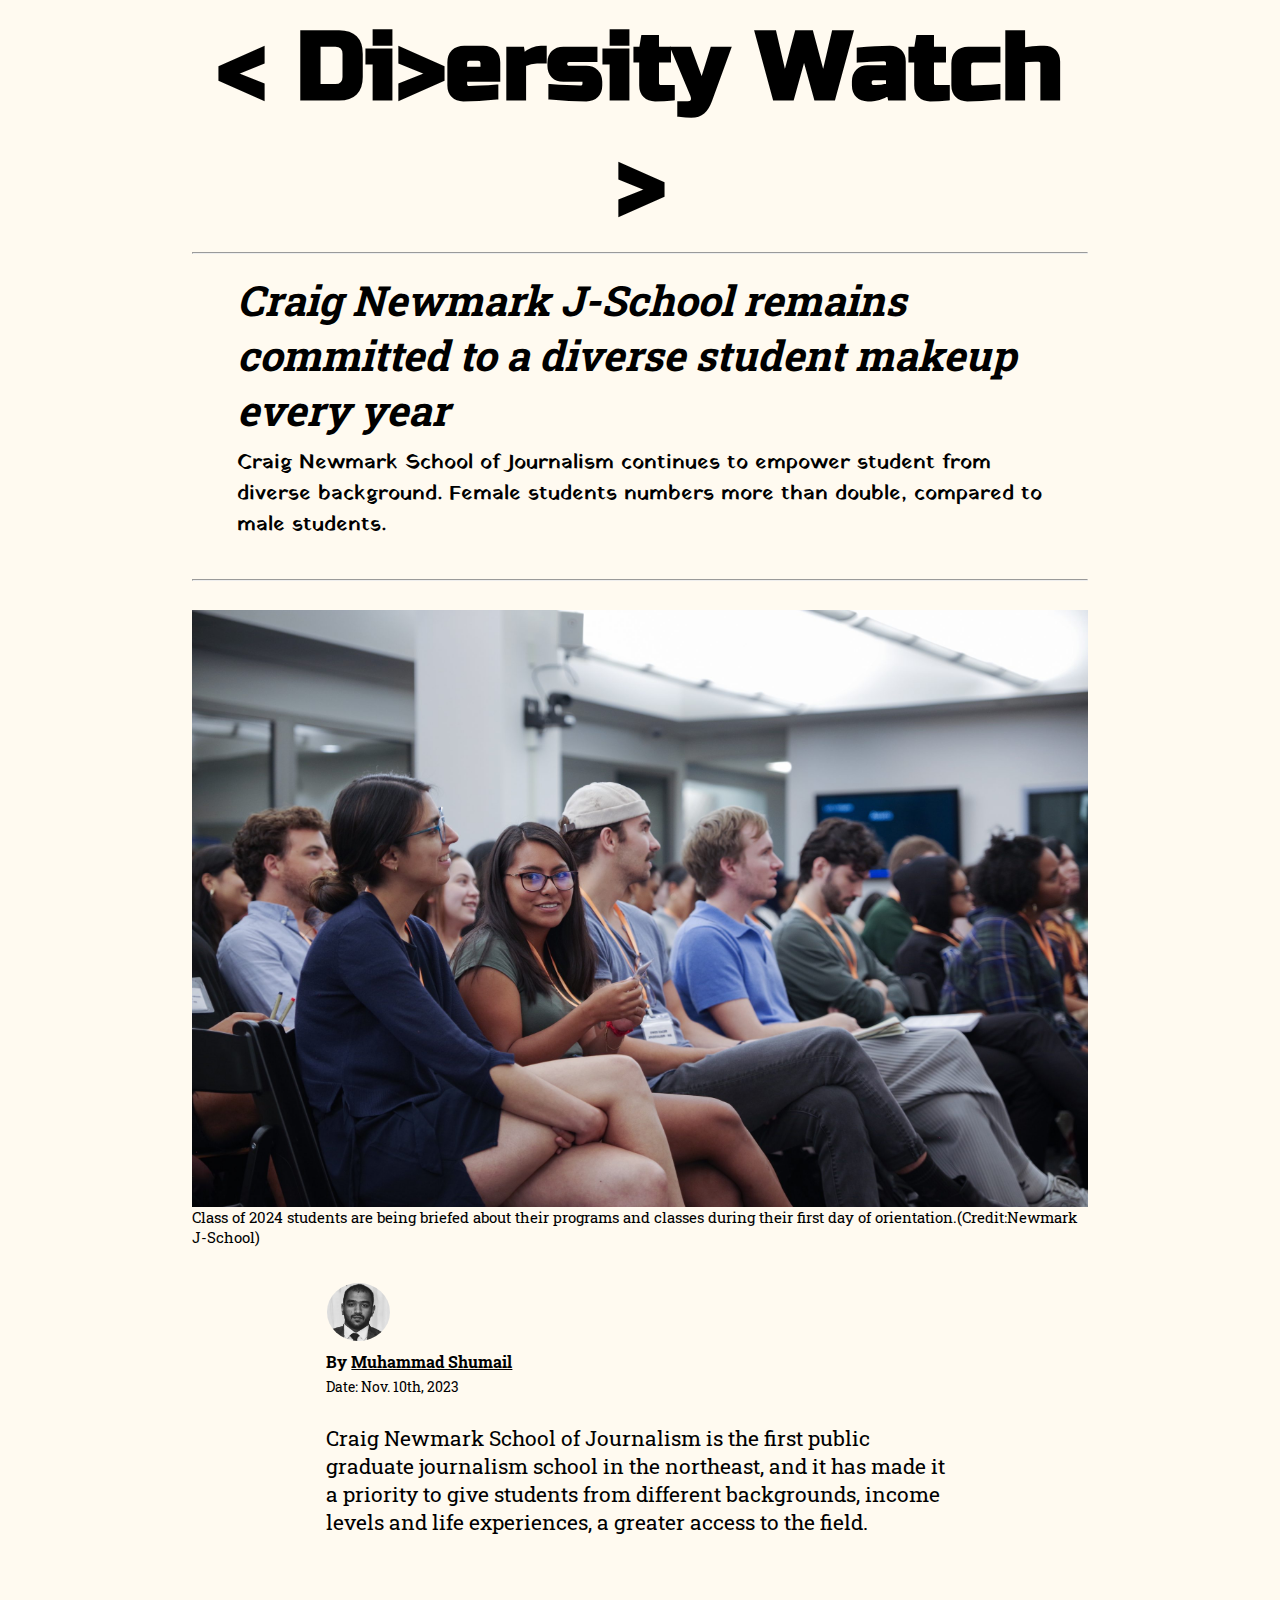
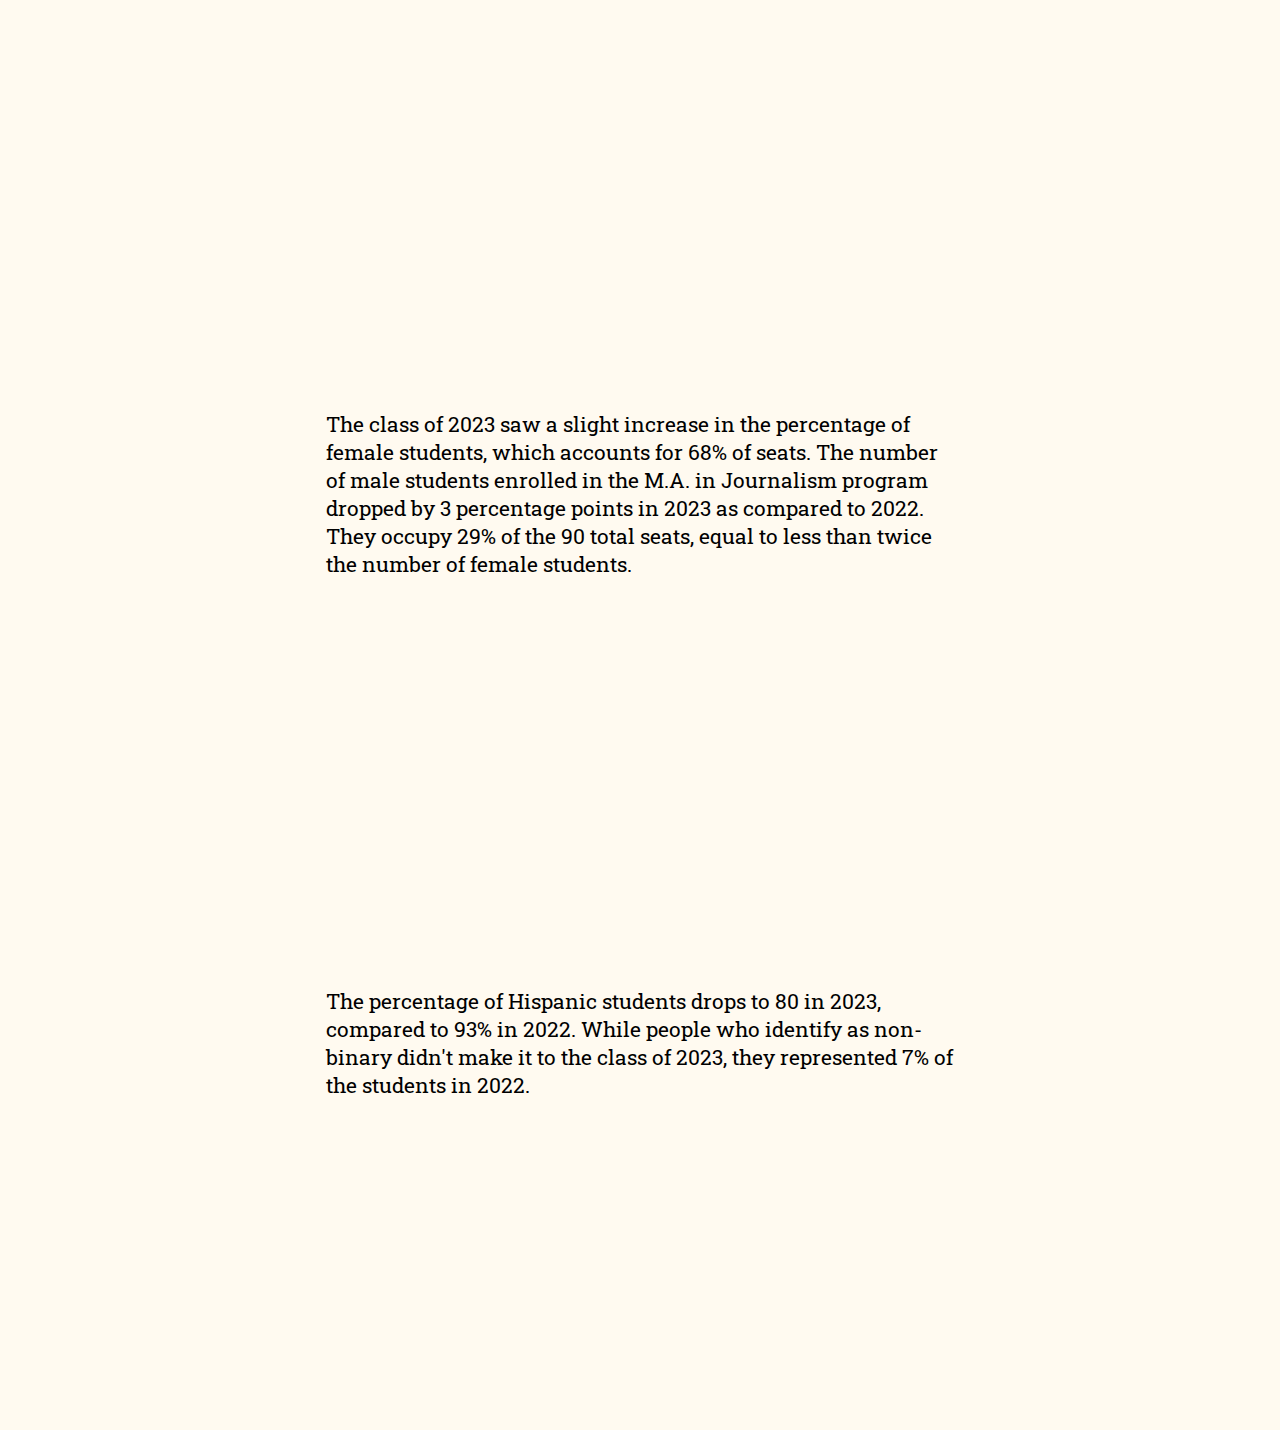
<file: index.html>
<!DOCTYPE html>
<html lang="en">
<head>
  <meta charset="UTF-8">
  <meta name="viewport" content="width=device-width, initial-scale=1.0">
  <link href="https://fonts.googleapis.com/css2?family=Russo+One&display=swap" rel="stylesheet">
  <link href="https://fonts.googleapis.com/css2?family=Roboto+Slab:wght@500&family=Russo+One&display=swap" rel="stylesheet">
  <link href="https://fonts.googleapis.com/css2?family=Yatra+One&display=swap" rel="stylesheet">
  <link rel="stylesheet" href="styles.css">
  <title>< Div > ersity Watch | Home</title>
</head>
<body>
  <div class="header">
    <a href="index.html"><h1>  < Di>ersity Watch ></h1></a>
  </div>
    <hr>
  <div class='heading'>
    <h1>
      Craig Newmark J-School remains committed to a diverse student makeup every year
    </h1>
    <p>
      Craig Newmark School of Journalism continues to empower student from diverse background. Female students numbers more than double, compared to male students.
    </p>
  </div>
  <br>
  <hr>
  <br>
  <figure>
    <img src="profile.jpg" alt="Profile picture for the Class of 2024">
    <figcaption>
      <p id="left">Class of 2024 students are being briefed about their programs and classes during their first day of orientation.(Credit:Newmark J-School)
      </p>
    </figcaption>
  </figure>
  <br>
  <div class="container">
    <div class="by">
      <a href="https://www.linkedin.com/in/muhammad-shumail-021729277/"     target="_blank">
        <img src="final.JPG" alt="">
      </a>
      <p id="by-name">
        <b>By <a href="https://www.youtube.com/@projectpak/featured" target="_blank"><u>Muhammad Shumail</u></a></b>
      </p>
      <p style="font-size: 0.9em;">
        Date: Nov. 10th, 2023
      </p>
    </div>

    <div class="text">
      <p>
        Craig Newmark School of Journalism is the first public graduate journalism school in the northeast, and it has made it a priority to give students from different backgrounds, income levels and life experiences, a greater access to the field.
      </p> 
    </div>

    <div id="first-pic">
      <iframe title="[
        M.A. IN
        JOURNALISM]" aria-label="Grouped Bars" id="datawrapper-chart-Sqnt2" src="https://datawrapper.dwcdn.net/Sqnt2/1/" scrolling="no" frameborder="0" style="width: 0; min-width: 100% !important; border: none;" height="444" data-external="1"></iframe><script type="text/javascript">!function(){"use strict";window.addEventListener("message",(function(a){if(void 0!==a.data["datawrapper-height"]){var e=document.querySelectorAll("iframe");for(var t in a.data["datawrapper-height"])for(var r=0;r<e.length;r++)if(e[r].contentWindow===a.source){var i=a.data["datawrapper-height"][t]+"px";e[r].style.height=i}}}))}();
      </script>
    </div>

    <div class="text">
      <p>
        The class of 2023 saw a slight increase in the percentage of female students, which accounts for 68% of seats. The number of male students enrolled in the M.A. in Journalism program dropped by 3 percentage points in 2023 as compared to 2022. They occupy 29% of the 90 total seats, equal to less than twice the number of female students.
      </p>
    </div>

    <div>
      <iframe title="[M.A. IN JOURNALISM, BILINGUAL]" aria-label="Grouped Bars" id="datawrapper-chart-OR2qV" src="https://datawrapper.dwcdn.net/OR2qV/2/" scrolling="no" frameborder="0" style="width: 0; min-width: 100% !important; border: none;" height="379" data-external="1"></iframe><script type="text/javascript">!function(){"use strict";window.addEventListener("message",(function(a){if(void 0!==a.data["datawrapper-height"]){var e=document.querySelectorAll("iframe");for(var t in a.data["datawrapper-height"])for(var r=0;r<e.length;r++)if(e[r].contentWindow===a.source){var i=a.data["datawrapper-height"][t]+"px";e[r].style.height=i}}}))}();
      </script>
    </div>

    <div class="text">
      <p>
        The percentage of Hispanic students drops to 80 in 2023, compared to 93% in 2022. While people who identify as non-binary didn't make it to the class of 2023, they represented 7% of the students in 2022.
      </p>
    </div>

    <div>
      <iframe title="[ M.A. IN ENGAGEMENT JOURNALISM ]" aria-label="Grouped Bars" id="datawrapper-chart-3F9gQ" src="https://datawrapper.dwcdn.net/3F9gQ/1/" scrolling="no" frameborder="0" style="width: 0; min-width: 100% !important; border: none;" height="314" data-external="1"></iframe><script type="text/javascript">!function(){"use strict";window.addEventListener("message",(function(a){if(void 0!==a.data["datawrapper-height"]){var e=document.querySelectorAll("iframe");for(var t in a.data["datawrapper-height"])for(var r=0;r<e.length;r++)if(e[r].contentWindow===a.source){var i=a.data["datawrapper-height"][t]+"px";e[r].style.height=i}}}))}();
      </script>
    </div>

 </div>
</body>
</html>
</file>
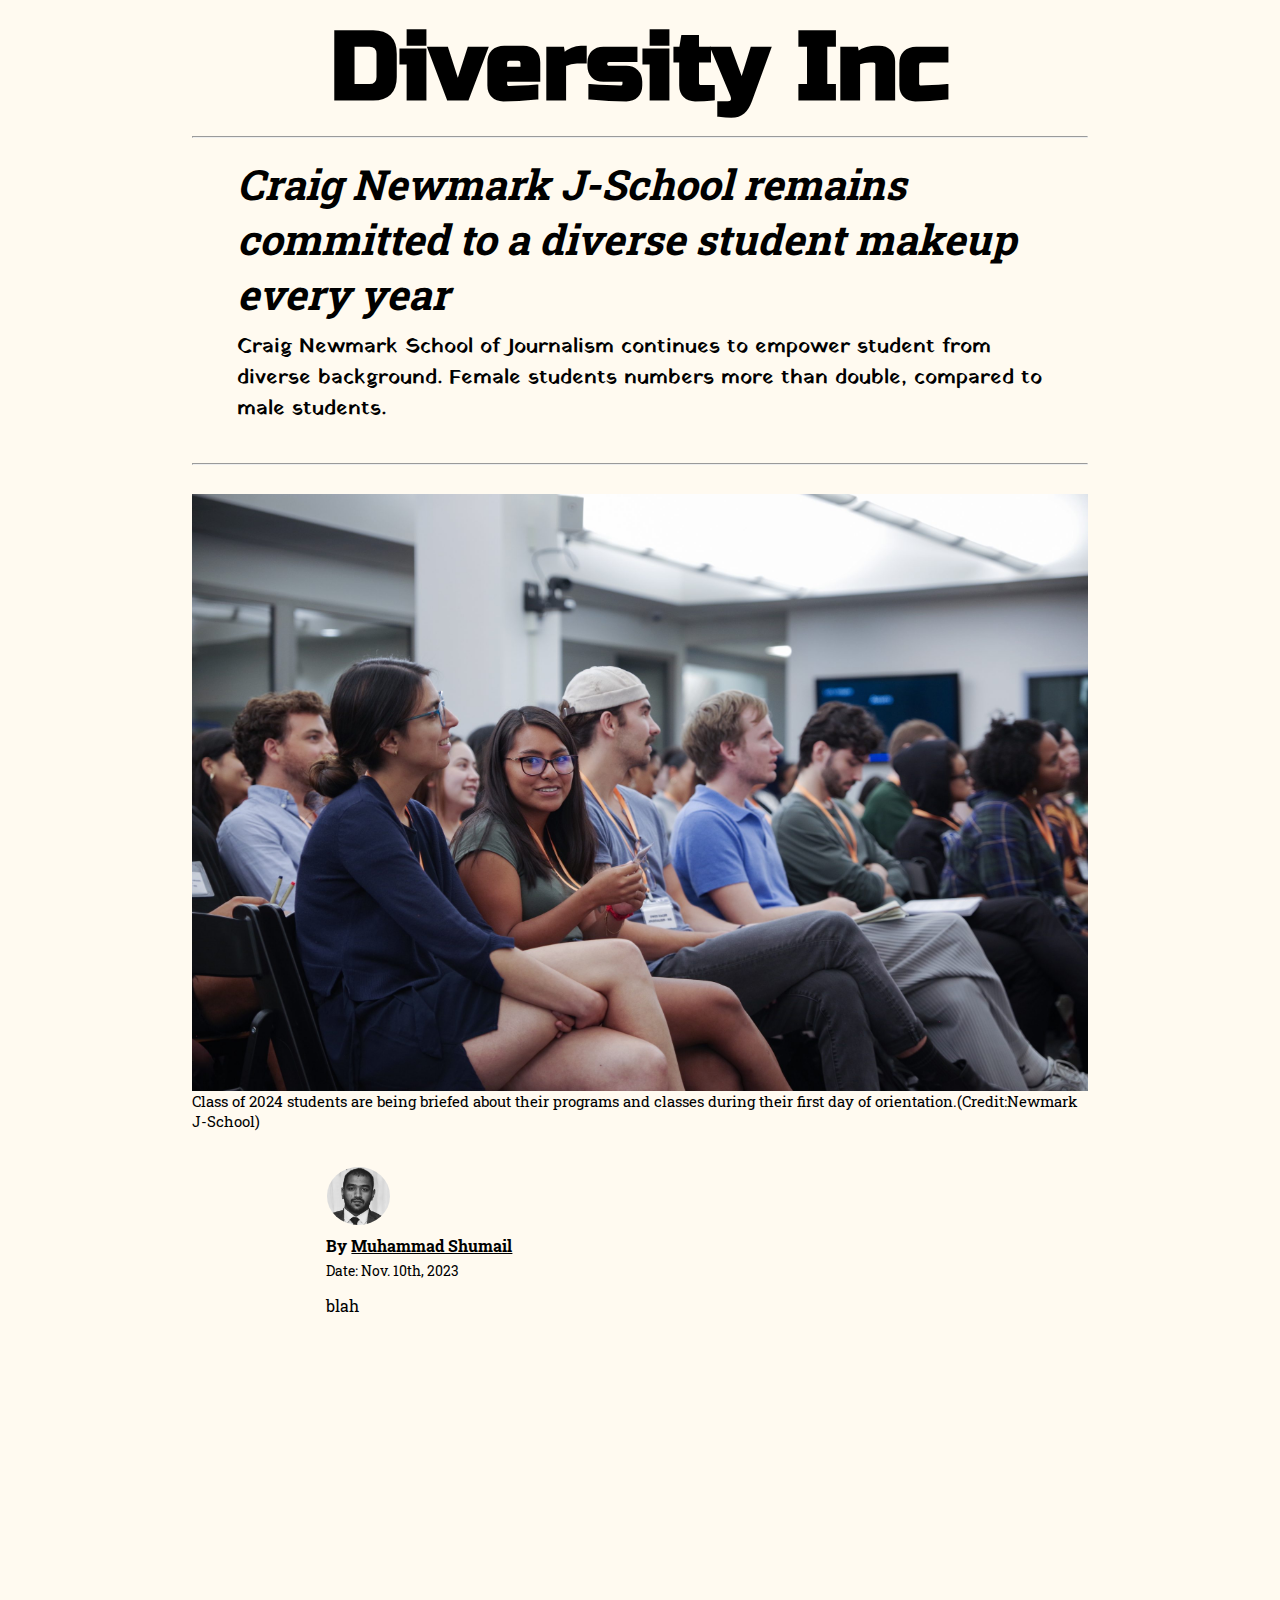
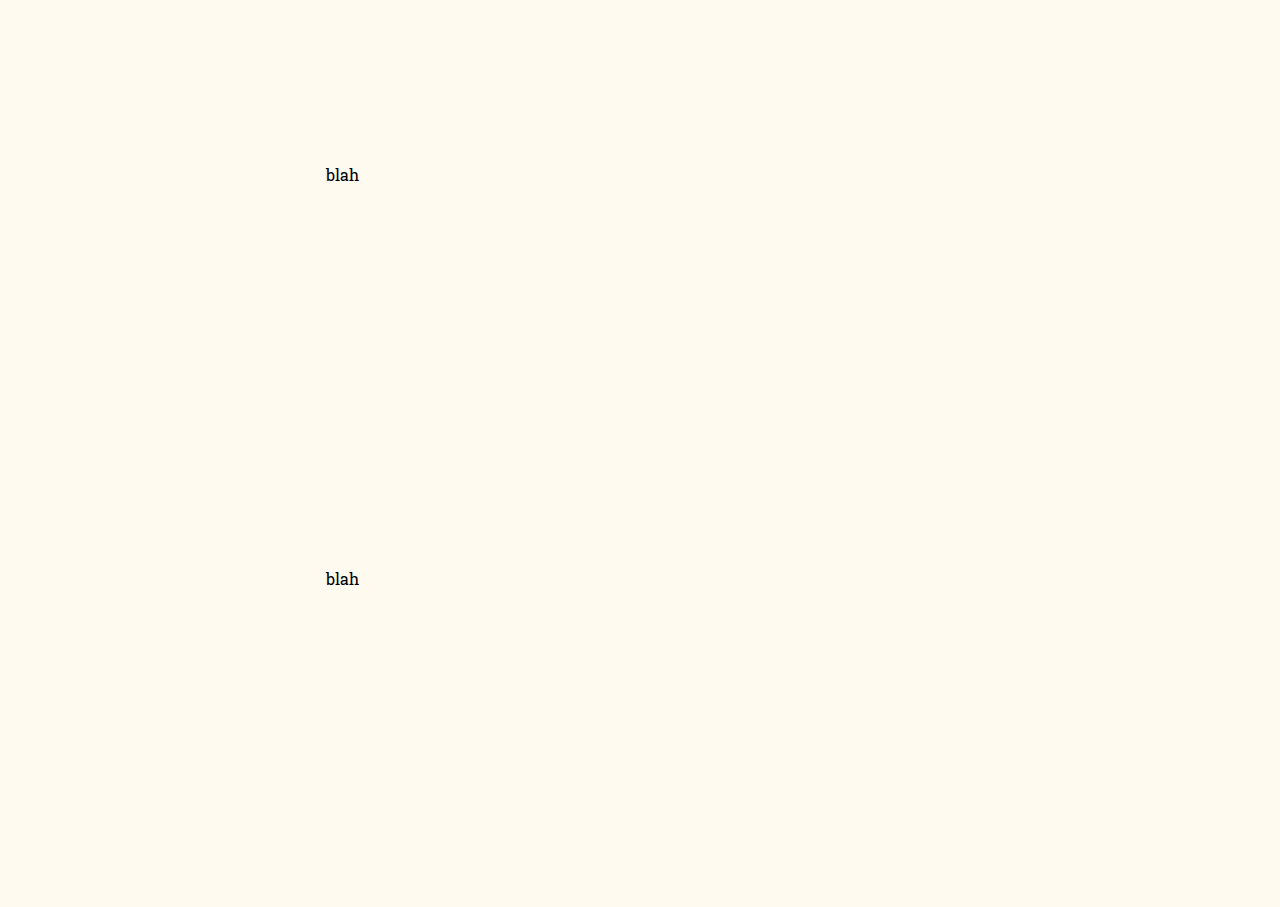
<file: data.html>
<!DOCTYPE html>
<html lang="en">
<head>
  <meta charset="UTF-8">
  <meta name="viewport" content="width=device-width, initial-scale=1.0">
  <link href="https://fonts.googleapis.com/css2?family=Russo+One&display=swap" rel="stylesheet">
  <link href="https://fonts.googleapis.com/css2?family=Roboto+Slab:wght@500&family=Russo+One&display=swap" rel="stylesheet">
  <link href="https://fonts.googleapis.com/css2?family=Yatra+One&display=swap" rel="stylesheet">
  <link rel="stylesheet" href="styles.css">
  <title>Diversity Inc | Home</title>
</head>
<body>
  <div class="header">
    <a href="data.html"><h1>Diversity Inc</h1></a>
  </div>
  <hr>
  <div class='heading'>
    <h1>Craig Newmark J-School remains committed to a diverse student makeup every year</h1>
    <p>Craig Newmark School of Journalism continues to empower student from diverse background. Female students numbers more than double, compared to male students.  </p>
    </div>
    <br>
    <hr>
    <br>
  <figure>
    <img src="profile.jpg" alt="Profile picture for the Class of 2024">
    <figcaption>
      <p id="left">Class of 2024 students are being briefed about their programs and classes during their first day of orientation.(Credit:Newmark J-School)</p>
    </figcaption>
  </figure>
  <br>
   <div class="container">
    <div class="by">
      <a href="https://www.linkedin.com/in/muhammad-shumail-021729277/" target="_blank"><img src="final.jpg" alt=""></a>
      <p id="by-name"><b>By <a href="https://www.youtube.com/@projectpak/featured" target="_blank"><u>Muhammad Shumail</u></a></b></p>
      <p style="font-size: 0.9em;">Date: Nov. 10th, 2023</p>
  </div>
  <div>
    blah
  </div>

  <div id="first-pic">
      <iframe title="[
  M.A. IN
  JOURNALISM]" aria-label="Grouped Bars" id="datawrapper-chart-Sqnt2" src="https://datawrapper.dwcdn.net/Sqnt2/1/" scrolling="no" frameborder="0" style="width: 0; min-width: 100% !important; border: none;" height="444" data-external="1"></iframe><script type="text/javascript">!function(){"use strict";window.addEventListener("message",(function(a){if(void 0!==a.data["datawrapper-height"]){var e=document.querySelectorAll("iframe");for(var t in a.data["datawrapper-height"])for(var r=0;r<e.length;r++)if(e[r].contentWindow===a.source){var i=a.data["datawrapper-height"][t]+"px";e[r].style.height=i}}}))}();
</script>
    </div>
    <div>
      blah
    </div>
    <div>
      <iframe title="[M.A. IN JOURNALISM, BILINGUAL]" aria-label="Grouped Bars" id="datawrapper-chart-OR2qV" src="https://datawrapper.dwcdn.net/OR2qV/2/" scrolling="no" frameborder="0" style="width: 0; min-width: 100% !important; border: none;" height="379" data-external="1"></iframe><script type="text/javascript">!function(){"use strict";window.addEventListener("message",(function(a){if(void 0!==a.data["datawrapper-height"]){var e=document.querySelectorAll("iframe");for(var t in a.data["datawrapper-height"])for(var r=0;r<e.length;r++)if(e[r].contentWindow===a.source){var i=a.data["datawrapper-height"][t]+"px";e[r].style.height=i}}}))}();
      </script>
  </div>
  <div>
    blah
  </div>
  <div>
    <iframe title="[ M.A. IN ENGAGEMENT JOURNALISM ]" aria-label="Grouped Bars" id="datawrapper-chart-3F9gQ" src="https://datawrapper.dwcdn.net/3F9gQ/1/" scrolling="no" frameborder="0" style="width: 0; min-width: 100% !important; border: none;" height="314" data-external="1"></iframe><script type="text/javascript">!function(){"use strict";window.addEventListener("message",(function(a){if(void 0!==a.data["datawrapper-height"]){var e=document.querySelectorAll("iframe");for(var t in a.data["datawrapper-height"])for(var r=0;r<e.length;r++)if(e[r].contentWindow===a.source){var i=a.data["datawrapper-height"][t]+"px";e[r].style.height=i}}}))}();
    </script>
  </div>
 </div>
</body>
</html>
</file>
<file: styles.css>
*{
  box-sizing: border-box;
 }

 body{
  background-color: floralwhite;
  max-width: 90%;
  margin: 0 auto;
  font-family: 'Roboto Slab', serif;
 }

 body h1,h2,h3, p{
  margin: 0;
  padding: 0;
 }
 a{
  text-decoration: none;
  color: black;
 }
 
.header{
  text-align: center;
  font-size: 4vw;
  font-family: 'Russo One', sans-serif;
  margin: 10px;
  animation-name: head;
  animation-duration: 4s;
  animation-iteration-count: 1;
}
@keyframes head{
  from{opacity: 0;}
  to{opacity: 100%;}
}

 .heading{
  margin: 0 auto;
  font-family: Yatra one;
}

.heading h1{
  font-style: italic;
  font-family: 'Roboto Slab', serif;
  padding-bottom: 10px;
}

 figure{
  margin: 0 auto;
  padding: 0;
  max-width: 100%;
 }
 figcaption{
  font-size: 15px;
 }
 
  img {
  display: block;
  width: 100%;
  margin: 0 auto;
  display: flex;
  max-width: inherit;
}
div{
  margin: 0 auto;
}

.by{
  padding: 15px 0;
  display: block;
}
.by img{
  width: 10%;
  height: auto;
  margin: 0 1px;
  border-radius: 50%;
}
.by img:hover{
  width: 10.5%;
  transition: all 0.3s ease-in-out;
}
#by-name{
  padding-top: 10px;
  padding-bottom: 5px;
  font-weight: 500;
}
u:hover{
  color: olive;
}

.text p{
  padding: 13px 0;
  font-size: 1.3em;
}

@media screen and (min-width:850px) {
  body{
    max-width: 70%;
}
.header{
  font-size: 3.0em;
}
.heading{
  font-size: 1.3em;
  max-width:90%;
  padding: 10px 0;
}
.container{
  max-width: 70%;
}
}
</file>
